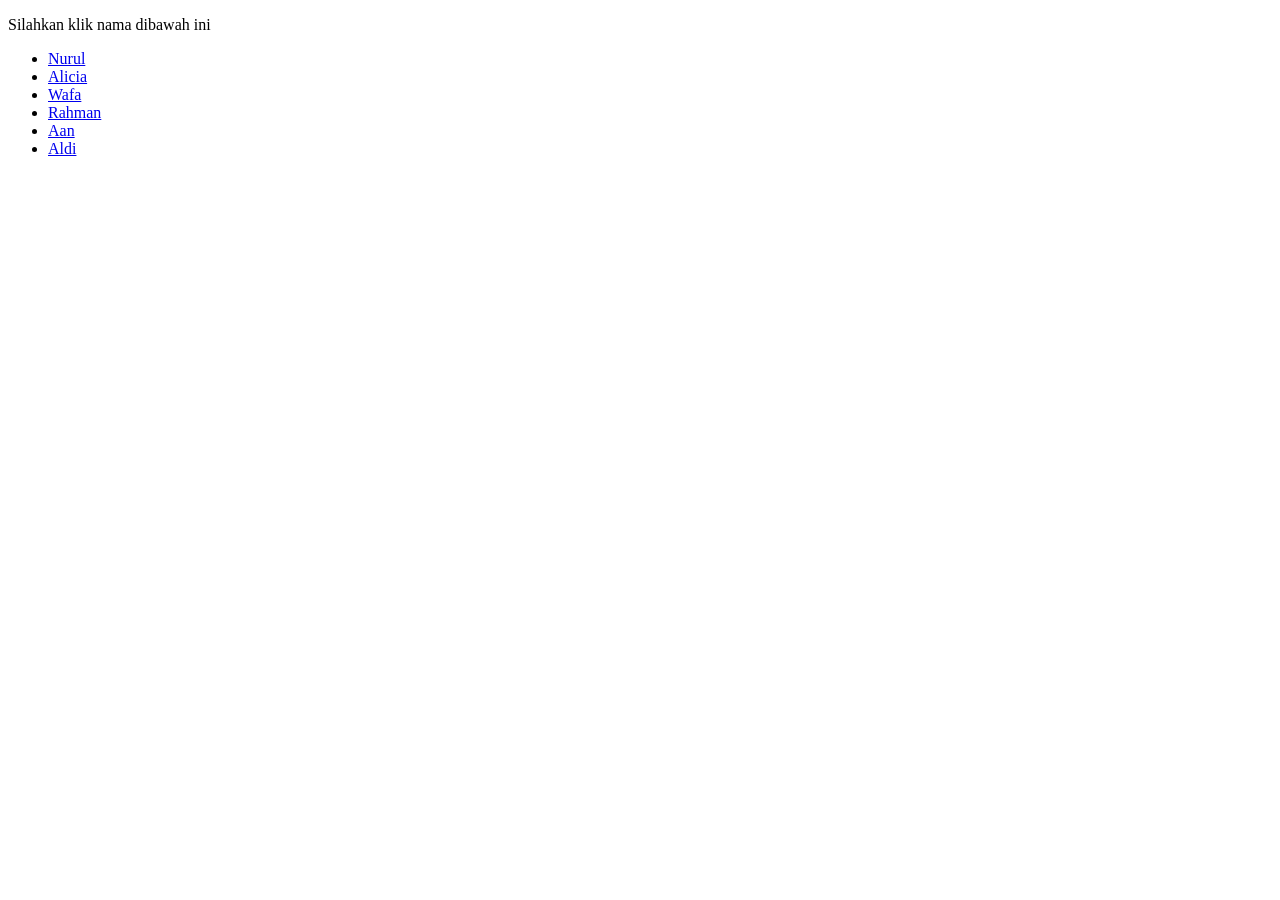
<file: index.html>
<!DOCTYPE html>
<html lang="en">
<head>
    <meta charset="UTF-8">
    <meta name="viewport" content="width=device-width, initial-scale=1.0">
    <title>Blog Pribadi</title>
</head>
<body>
    <p>Silahkan klik nama dibawah ini</p>

    <ul>
        <li><a href="fitri/index1.html">Nurul</a></li>
        <li><a href="alicia/index.html">Alicia</a></li>
        <li><a href="wafa/Blog Pribadi.html">Wafa</a></li>
        <li><a href="rahman/index2.html">Rahman</a></li>
        <li><a href="aan/interface.html">Aan</a></li>
        <li><a href="aldi/aldi.html">Aldi</a></li>
    </ul>
    
</body>
</html>
</file>
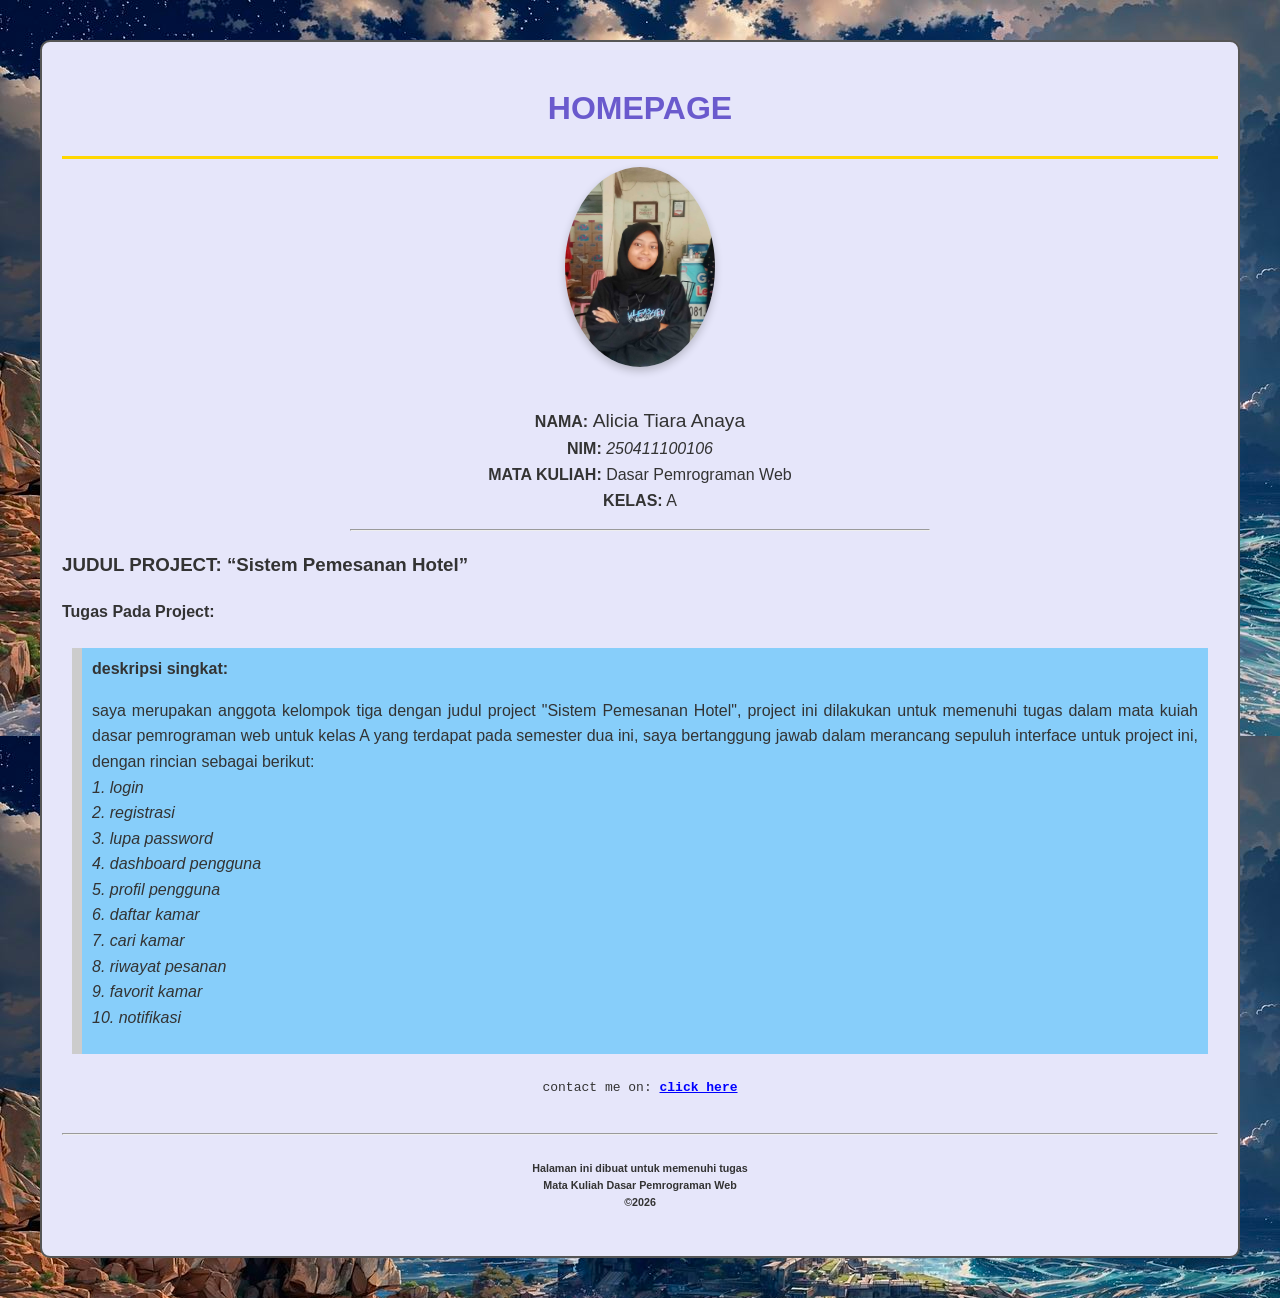
<file: alicia/index.html>
<!DOCTYPE html>
<html>
<head>
    <title>blog pribadi</title>
    <link rel="stylesheet" type="text/css" href="style.css">
</head>
<body bgcolor="#CC00FF" background="b2.jpg">

    <div class="container">
        <h1 align="center" class="header-title">HOMEPAGE</h1>
        <hr size="3" color="gold">

        <div align="center">
            <img src="logo1.jpeg" alt="Foto Profil" width="150" height="200" class="foto-profil">
            
            <p>
                <b>NAMA:</b> <big>Alicia Tiara Anaya</big><br>
                <b>NIM:</b> <i>250411100106</i><br>
                <b>MATA KULIAH:</b> Dasar Pemrograman Web<br>
                <b>KELAS:</b> A
            </p>
        </div>

        <hr width="50%">

        <h3>JUDUL PROJECT: <q>Sistem Pemesanan Hotel</q></h3>
        
        <p><b>Tugas Pada Project:</b></p>
        <blockquote class="quote-box">
            <b>deskripsi singkat:</b>
            <p align="justify">saya merupakan anggota kelompok tiga dengan judul project "Sistem Pemesanan Hotel", project ini dilakukan untuk memenuhi tugas dalam mata kuiah dasar pemrograman web untuk kelas A yang terdapat pada semester dua ini, saya bertanggung jawab dalam merancang sepuluh interface untuk project ini, dengan rincian sebagai berikut: <br>
            <em>1. login<br>
                2. registrasi<br>
                3. lupa password<br>
                4. dashboard pengguna<br>
                5. profil pengguna<br>
                6. daftar kamar<br>
                7. cari kamar<br>
                8. riwayat pesanan<br>
                9. favorit kamar<br>
                10. notifikasi</em></p>
        </blockquote>

        <pre align="center">
contact me on: <a href="https://x.com/Al_ice_U?s=20" class="link-style"><b><u>click here</u></b></a>
        </pre>

        <hr>

        <h6 align="center">
        Halaman ini dibuat untuk memenuhi tugas<br>
        Mata Kuliah Dasar Pemrograman Web<br>
        ©2026
        </h6>
    </div>

</body>
</html>
</file>
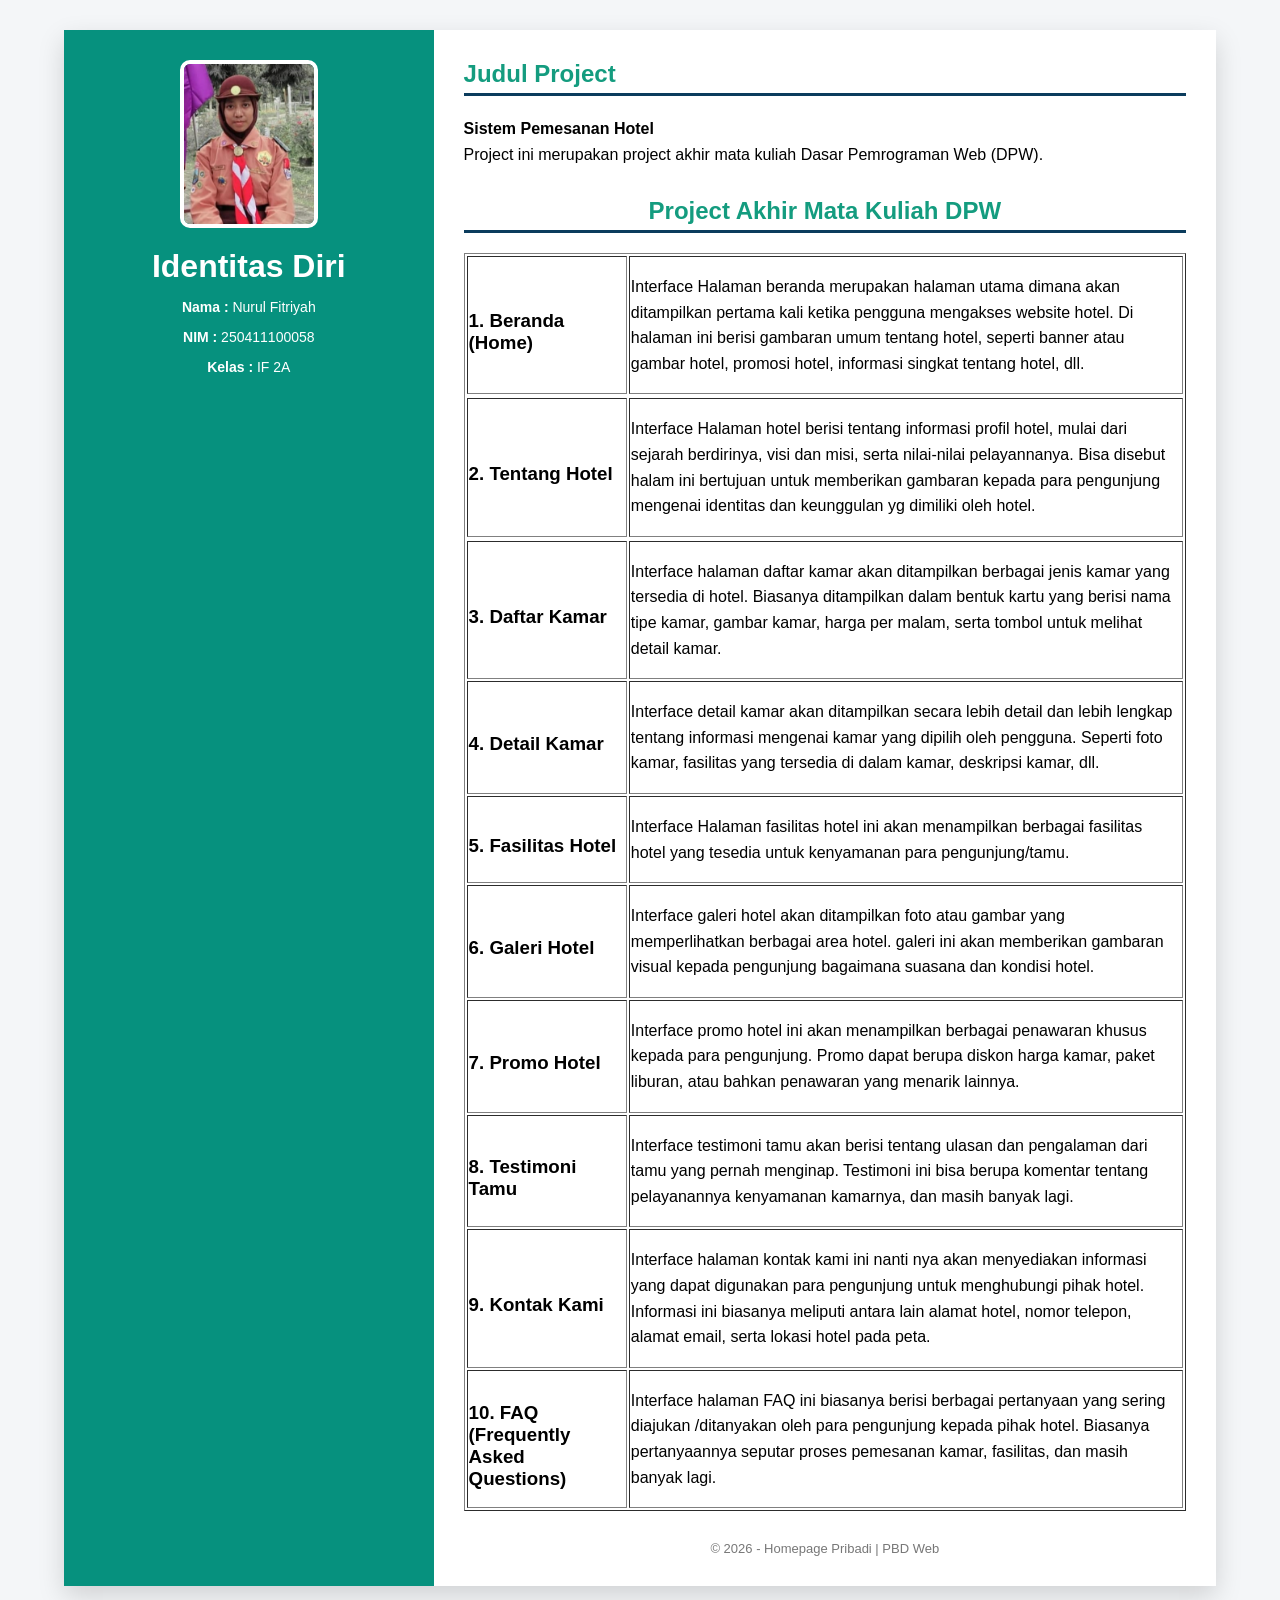
<file: index1.html>
<!DOCTYPE html>
<html lang="id">
<head>
<meta charset="UTF-8">
<title>Homepage Pribadi</title>

<style>
body{
    margin:0;
    font-family: Arial, Helvetica, sans-serif;
    background:#f4f6f8;
}

/* layout utama */
.wrapper{
    display:flex;
    width:90%;
    margin:30px auto;
    background:white;
    box-shadow:0 10px 25px rgba(0,0,0,0.15);
}

/* sidebar kiri */
.sidebar{
    width:30%;
    background:#06917e;
    color:white;
    padding:30px;
}

.sidebar img{
    width:130px;
    height:160px;
    object-fit:cover;
    border-radius:10px;
    display:block;
    margin:0 auto 20px;
    border:4px solid #fff;
}

.sidebar h1{
    text-align:center;
    margin:10px 0 5px;
}

.sidebar p{
    text-align:center;
    font-size:14px;
}

.sidebar h3{
    border-bottom:2px solid #1e90ff;
    padding-bottom:5px;
    margin-top:30px;
}

.sidebar ul{
    list-style:none;
    padding:0;
    font-size:14px;
}

.sidebar ul li{
    margin:10px 0;
}

/* konten kanan */
.content{
    width:70%;
    padding:30px;
}

.content h2{
    color:#149c7f;
    border-bottom:3px solid #0b3c5d;
    padding-bottom:5px;
    margin-top:0;
}

.section{
    margin-bottom:30px;
}

.section h3{
    margin-bottom:5px;
}

.section p{
    line-height:1.6;
}

ul{
    margin-left:20px;
}

footer{
    text-align:center;
    font-size:13px;
    color:#777;
    margin-top:20px;
}
</style>
</head>

<body>

<div class="wrapper">

    <!-- SIDEBAR -->
    <div class="sidebar">
        <img src="logo.png" alt="Foto Profil">

            <h1>Identitas Diri</h1>
        <div class="info">
                <p><b>Nama :</b> Nurul Fitriyah</p>
                <p><b>NIM :</b> 250411100058</p>
                <p><b>Kelas :</b> IF 2A</p>
            </div>
        </div>

    <!-- KONTEN -->
    <div class="content">

        <div class="section">
            <h2>Judul Project</h2>
            <p>
                <b>Sistem Pemesanan Hotel</b><br>
                Project ini merupakan project akhir mata kuliah
                Dasar Pemrograman Web (DPW).
            </p>
        </div>

        <div class="section">
        <table border="1">
            <caption><h2>Project Akhir Mata Kuliah DPW</h2></caption>

            <tr>
            <td><h3>1. Beranda (Home)</h3></td>
            <td><p>
                Interface Halaman beranda merupakan halaman utama dimana akan ditampilkan pertama kali ketika pengguna mengakses website hotel. 
                Di halaman ini berisi gambaran umum tentang hotel, seperti banner atau gambar hotel, promosi hotel, informasi singkat tentang hotel, dll.
            </p></td>
            </tr>

            <tr></tr>
            <td><h3>2. Tentang Hotel</h3></td>
            <td><p>
                Interface Halaman hotel berisi tentang informasi profil hotel, mulai dari sejarah berdirinya, visi dan misi, serta nilai-nilai pelayannanya.
                Bisa disebut halam ini bertujuan untuk memberikan gambaran kepada para pengunjung mengenai identitas dan keunggulan yg dimiliki oleh hotel. 
            </p></td>
            </tr>

            <tr></tr>
            <td><h3>3. Daftar Kamar</h3></td>
            <td><p>
                Interface halaman daftar kamar akan ditampilkan berbagai jenis kamar yang tersedia di hotel.
                Biasanya ditampilkan dalam bentuk kartu yang berisi nama tipe kamar, gambar kamar, harga per malam, serta tombol untuk melihat detail kamar.
            </p></td>
            </tr>

            <tr>
            <td><h3>4. Detail Kamar</h3></td>
            <td><p>
                Interface detail kamar akan ditampilkan secara lebih detail dan lebih lengkap tentang informasi mengenai kamar yang dipilih oleh pengguna.
                Seperti foto kamar, fasilitas yang tersedia di dalam kamar, deskripsi kamar, dll.
            </p></td>
            </tr>

            <tr>
            <td><h3>5. Fasilitas Hotel</h3></td>
            <td><p>
                Interface Halaman fasilitas hotel ini akan menampilkan berbagai fasilitas hotel yang tesedia untuk kenyamanan para pengunjung/tamu.
            </p></td>
            </tr>

            <tr>
            <td><h3>6. Galeri Hotel</h3></td>
            <td><p>
                Interface galeri hotel akan ditampilkan foto atau gambar yang memperlihatkan berbagai area hotel.
                galeri ini akan memberikan gambaran visual kepada pengunjung bagaimana suasana dan kondisi hotel.
            </p></td>
            </tr>

            <tr>
            <td><h3>7. Promo Hotel</h3></td>
            <td><p>
                Interface promo hotel ini akan menampilkan berbagai penawaran khusus kepada para pengunjung.
                Promo dapat berupa diskon harga kamar, paket liburan, atau bahkan penawaran yang menarik lainnya.
            </p></td>
            </tr>

            <tr>
            <td><h3>8. Testimoni Tamu</h3></td>
            <td><p>
                Interface testimoni tamu akan berisi tentang ulasan dan pengalaman dari tamu yang pernah menginap.
                Testimoni ini bisa berupa komentar tentang pelayanannya kenyamanan kamarnya, dan masih banyak lagi.
            </p></td>
            </tr>

            <tr>
            <td><h3>9. Kontak Kami</h3></td>
            <td><p>
                Interface halaman kontak kami ini nanti nya akan menyediakan informasi yang dapat digunakan para pengunjung untuk menghubungi pihak hotel.
                Informasi ini biasanya meliputi antara lain alamat hotel, nomor telepon, alamat email, serta lokasi hotel pada peta.
            </p></td>
            </tr>

            <tr>
            <td><h3>10. FAQ (Frequently Asked Questions)</h3></td>
            <td><p>
                Interface halaman FAQ ini biasanya berisi berbagai pertanyaan yang sering diajukan /ditanyakan oleh para pengunjung kepada pihak hotel.
                Biasanya pertanyaannya seputar proses pemesanan kamar, fasilitas, dan masih banyak lagi. 
            </p></td>
            </tr>
        </table>
        </div>

        <footer>
            © 2026 - Homepage Pribadi | PBD Web
        </footer>

    </div>

</div>

</body>
</html>
</file>
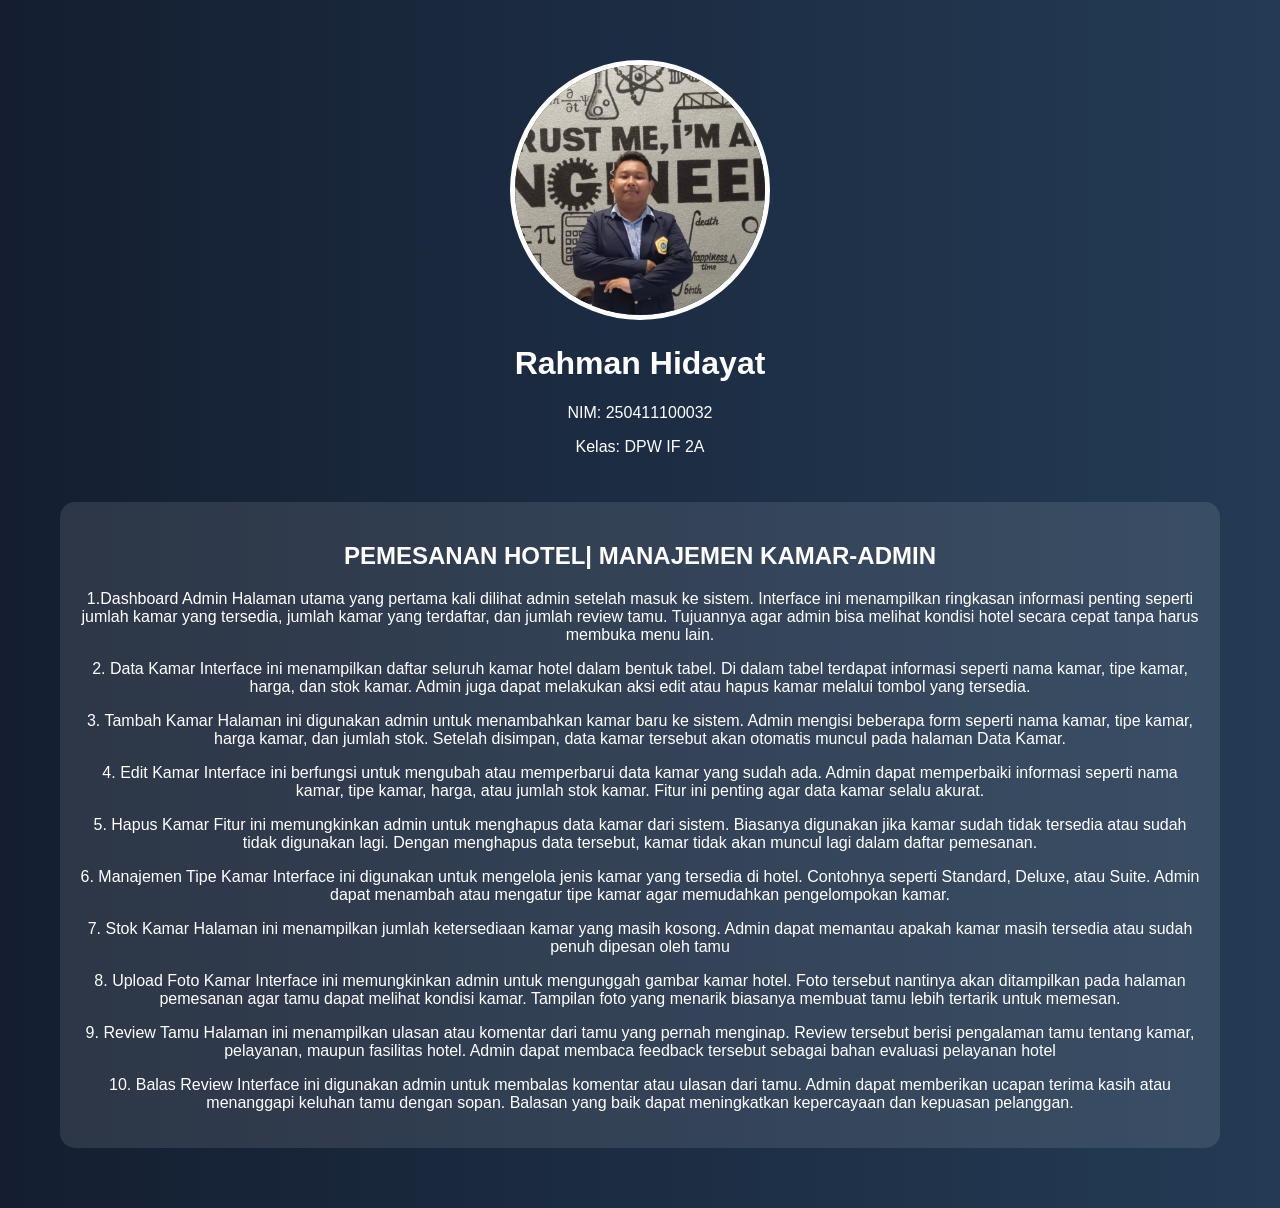
<file: index2.html>
<!doctype html>
<html>
  <head>
    <title>BLOG PRIBADI</title>
    <style>
      body {
        margin: 0;
        font-family: Arial;
        background: linear-gradient(to right, #141e30, #243b55);
        color: white;
        text-align: center;
      }

      .container {
        padding: 60px;
      }

      img {
        width: 250px;
        height: 250px;
        border-radius: 50%;
        object-fit: cover;
        border: 5px solid white;
      }

      .card {
        background: rgba(255, 255, 255, 0.1);
        padding: 20px;
        margin-top: 30px;
        display: inline-block;
        border-radius: 15px;
      }
    </style>
  </head>
  <body>
    <div class="container">
      <img src="rahman.jpeg" alt="Rahman Hidayat" />

      <h1>Rahman Hidayat</h1>
      <p>NIM: 250411100032</p>
      <p>Kelas: DPW IF 2A</p>

      <div class="card">
        <h2>PEMESANAN HOTEL| MANAJEMEN KAMAR-ADMIN</h2>
        <p>
          1.Dashboard Admin Halaman utama yang pertama kali dilihat admin
          setelah masuk ke sistem. Interface ini menampilkan ringkasan informasi
          penting seperti jumlah kamar yang tersedia, jumlah kamar yang
          terdaftar, dan jumlah review tamu. Tujuannya agar admin bisa melihat
          kondisi hotel secara cepat tanpa harus membuka menu lain.
        </p>
        <p>
          2. Data Kamar Interface ini menampilkan daftar seluruh kamar hotel
          dalam bentuk tabel. Di dalam tabel terdapat informasi seperti nama
          kamar, tipe kamar, harga, dan stok kamar. Admin juga dapat melakukan
          aksi edit atau hapus kamar melalui tombol yang tersedia.
        </p>
        <p>
          3. Tambah Kamar Halaman ini digunakan admin untuk menambahkan kamar
          baru ke sistem. Admin mengisi beberapa form seperti nama kamar, tipe
          kamar, harga kamar, dan jumlah stok. Setelah disimpan, data kamar
          tersebut akan otomatis muncul pada halaman Data Kamar.
        </p>
        <p>
          4. Edit Kamar Interface ini berfungsi untuk mengubah atau memperbarui
          data kamar yang sudah ada. Admin dapat memperbaiki informasi seperti
          nama kamar, tipe kamar, harga, atau jumlah stok kamar. Fitur ini
          penting agar data kamar selalu akurat.
        </p>
        <p>
          5. Hapus Kamar Fitur ini memungkinkan admin untuk menghapus data kamar
          dari sistem. Biasanya digunakan jika kamar sudah tidak tersedia atau
          sudah tidak digunakan lagi. Dengan menghapus data tersebut, kamar
          tidak akan muncul lagi dalam daftar pemesanan.
        </p>
        <p>
          6. Manajemen Tipe Kamar Interface ini digunakan untuk mengelola jenis
          kamar yang tersedia di hotel. Contohnya seperti Standard, Deluxe, atau
          Suite. Admin dapat menambah atau mengatur tipe kamar agar memudahkan
          pengelompokan kamar.
        </p>
        <p>
          7. Stok Kamar Halaman ini menampilkan jumlah ketersediaan kamar yang
          masih kosong. Admin dapat memantau apakah kamar masih tersedia atau
          sudah penuh dipesan oleh tamu
        </p>
        <p>
          8. Upload Foto Kamar Interface ini memungkinkan admin untuk mengunggah
          gambar kamar hotel. Foto tersebut nantinya akan ditampilkan pada
          halaman pemesanan agar tamu dapat melihat kondisi kamar. Tampilan foto
          yang menarik biasanya membuat tamu lebih tertarik untuk memesan.
        </p>
        <p>
          9. Review Tamu Halaman ini menampilkan ulasan atau komentar dari tamu
          yang pernah menginap. Review tersebut berisi pengalaman tamu tentang
          kamar, pelayanan, maupun fasilitas hotel. Admin dapat membaca feedback
          tersebut sebagai bahan evaluasi pelayanan hotel
        </p>
        <p>
          10. Balas Review Interface ini digunakan admin untuk membalas komentar
          atau ulasan dari tamu. Admin dapat memberikan ucapan terima kasih atau
          menanggapi keluhan tamu dengan sopan. Balasan yang baik dapat
          meningkatkan kepercayaan dan kepuasan pelanggan.
        </p>
      </div>
    </div>
  </body>
</html>
</file>
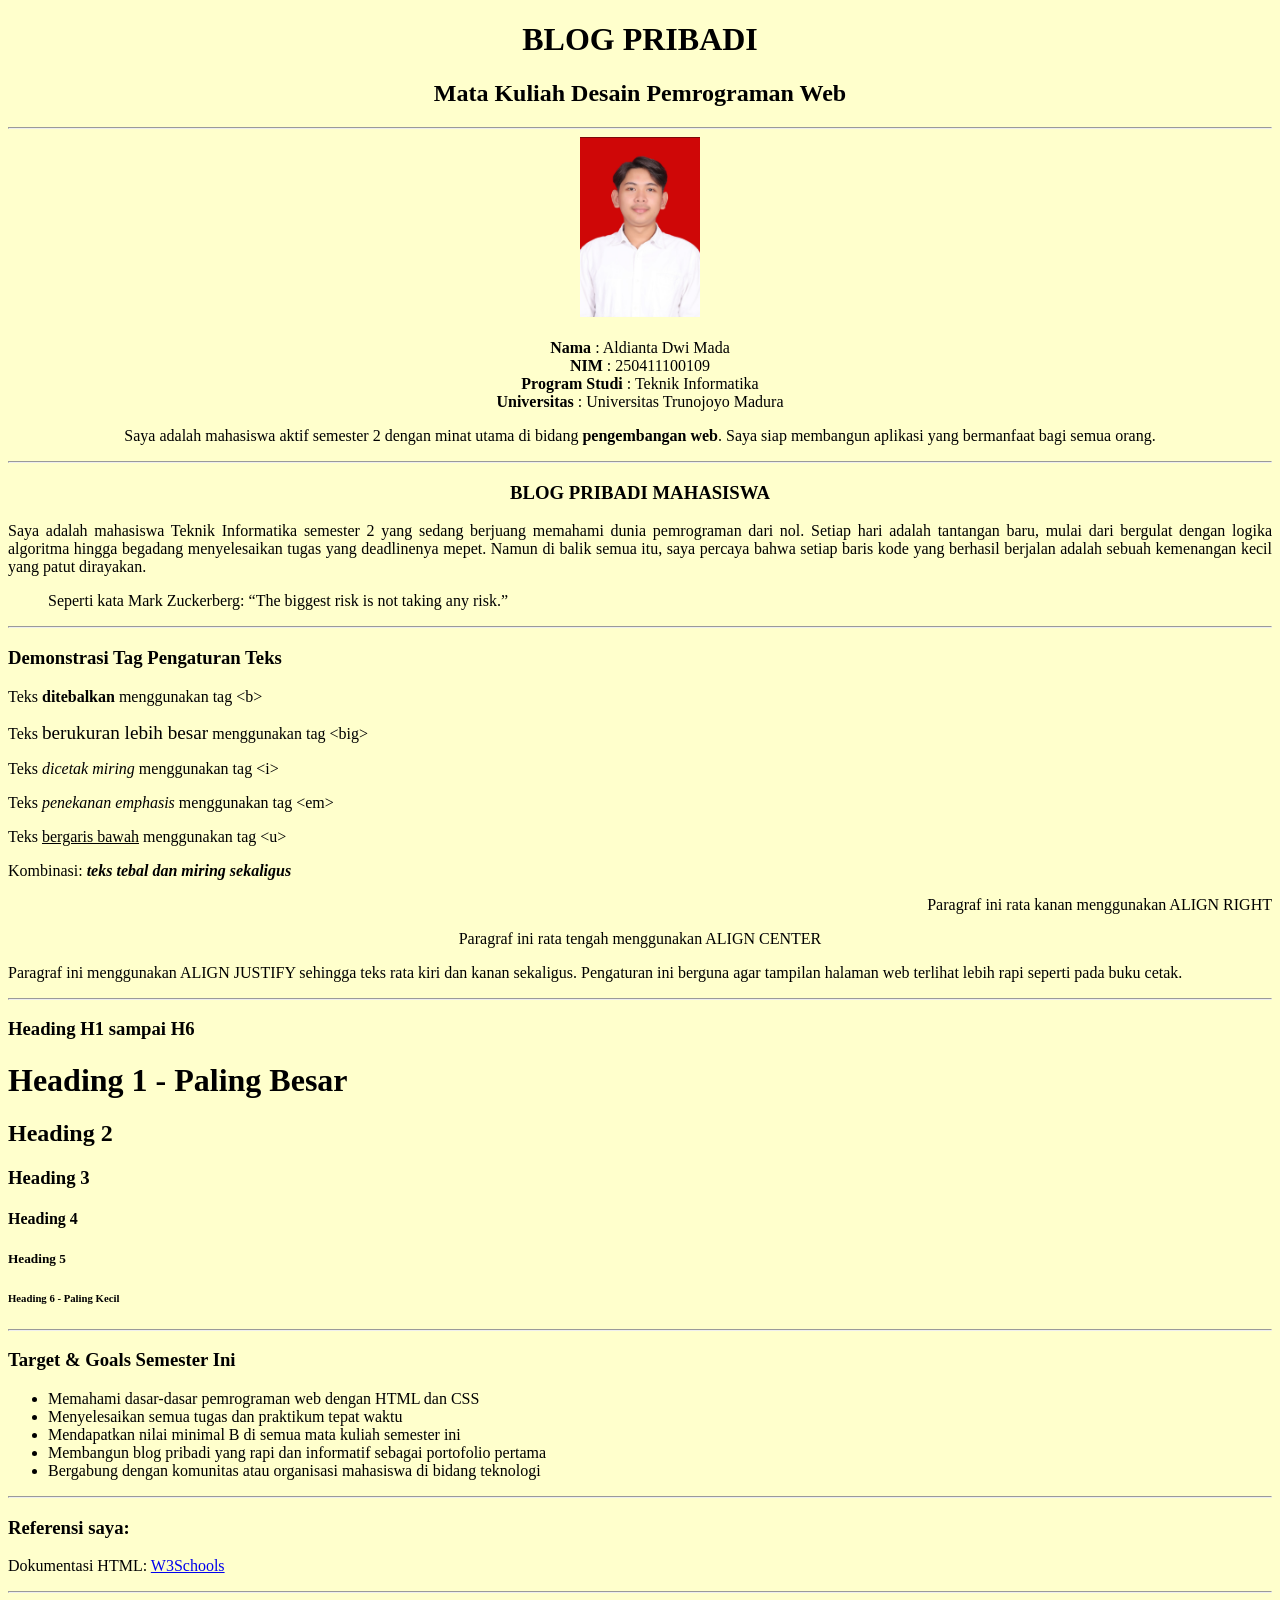
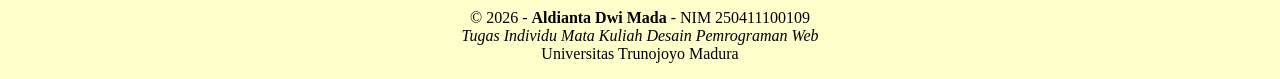
<file: aldi/aldi.html>
<!doctype html>
<html>
  <head>
    <title>Blog Pribadi - Aldianta Dwi Mada</title>
  </head>

  <!-- Komentar: Blog Pribadi Mahasiswa -->
  <!-- Dibuat oleh: Aldianta Dwi Mada, NIM 250411100109 -->
  <!-- Mata Kuliah: Desain Pemrograman Web -->

  <body bgcolor="#FFFFCC">
    <h1 align="center">BLOG PRIBADI</h1>
    <h2 align="center">Mata Kuliah Desain Pemrograman Web</h2>

    <hr />

    <div align="center">
      <img
        src="aldi.jpeg"
        alt="Foto Profil Mahasiswa"
        width="120"
        height="180"
      />

      <br />
      <br />

      <b>Nama</b> : Aldianta Dwi Mada <br />
      <b>NIM</b> : 250411100109 <br />
      <b>Program Studi</b> : Teknik Informatika <br />
      <b>Universitas</b> : Universitas Trunojoyo Madura <br />
      <p>
        Saya adalah mahasiswa aktif semester 2 dengan minat utama di bidang
        <b>pengembangan web</b>. Saya siap membangun aplikasi yang bermanfaat
        bagi semua orang.
      </p>
    </div>

    <hr />

    <h3 align="center">BLOG PRIBADI MAHASISWA</h3>

    <p align="justify">
      Saya adalah mahasiswa Teknik Informatika semester 2 yang sedang berjuang
      memahami dunia pemrograman dari nol. Setiap hari adalah tantangan baru,
      mulai dari bergulat dengan logika algoritma hingga begadang menyelesaikan
      tugas yang deadlinenya mepet. Namun di balik semua itu, saya percaya bahwa
      setiap baris kode yang berhasil berjalan adalah sebuah kemenangan kecil
      yang patut dirayakan.
    </p>

    <blockquote align="left">
      <p align="left">
        Seperti kata Mark Zuckerberg:
        <q>The biggest risk is not taking any risk.</q>
      </p>
    </blockquote>

    <hr />

    <!-- ===== DEMONSTRASI TAG TEKS ===== -->
    <h3 align="left">Demonstrasi Tag Pengaturan Teks</h3>

    <p>Teks <b>ditebalkan</b> menggunakan tag &lt;b&gt;</p>
    <p>Teks <big>berukuran lebih besar</big> menggunakan tag &lt;big&gt;</p>
    <p>Teks <i>dicetak miring</i> menggunakan tag &lt;i&gt;</p>
    <p>Teks <em>penekanan emphasis</em> menggunakan tag &lt;em&gt;</p>
    <p>Teks <u>bergaris bawah</u> menggunakan tag &lt;u&gt;</p>
    <p>
      Kombinasi: <b><i>teks tebal dan miring sekaligus</i></b>
    </p>

    <p align="right">Paragraf ini rata kanan menggunakan ALIGN RIGHT</p>
    <p align="center">Paragraf ini rata tengah menggunakan ALIGN CENTER</p>
    <p align="justify">
      Paragraf ini menggunakan ALIGN JUSTIFY sehingga teks rata kiri dan kanan
      sekaligus. Pengaturan ini berguna agar tampilan halaman web terlihat lebih
      rapi seperti pada buku cetak.
    </p>

    <hr />

    <h3 align="left">Heading H1 sampai H6</h3>

    <h1>Heading 1 - Paling Besar</h1>
    <h2>Heading 2</h2>
    <h3>Heading 3</h3>
    <h4>Heading 4</h4>
    <h5>Heading 5</h5>
    <h6>Heading 6 - Paling Kecil</h6>

    <hr />

    <h3 align="left">Target & Goals Semester Ini</h3>
    <ul>
      <li>Memahami dasar-dasar pemrograman web dengan HTML dan CSS</li>
      <li>Menyelesaikan semua tugas dan praktikum tepat waktu</li>
      <li>Mendapatkan nilai minimal B di semua mata kuliah semester ini</li>
      <li>
        Membangun blog pribadi yang rapi dan informatif sebagai portofolio
        pertama
      </li>
      <li>
        Bergabung dengan komunitas atau organisasi mahasiswa di bidang teknologi
      </li>
    </ul>
    <hr />

    <h3 align="left">Referensi saya:</h3>

    <p>
      Dokumentasi HTML:
      <a href="https://www.w3schools.com/html/" target="_blank">W3Schools</a>
      <br />
    </p>

    <hr />

    <p align="center">
      &copy; 2026 - <b>Aldianta Dwi Mada</b> - NIM 250411100109 <br />
      <i>Tugas Individu Mata Kuliah Desain Pemrograman Web</i> <br />
      Universitas Trunojoyo Madura
    </p>
  </body>
</html>
</file>
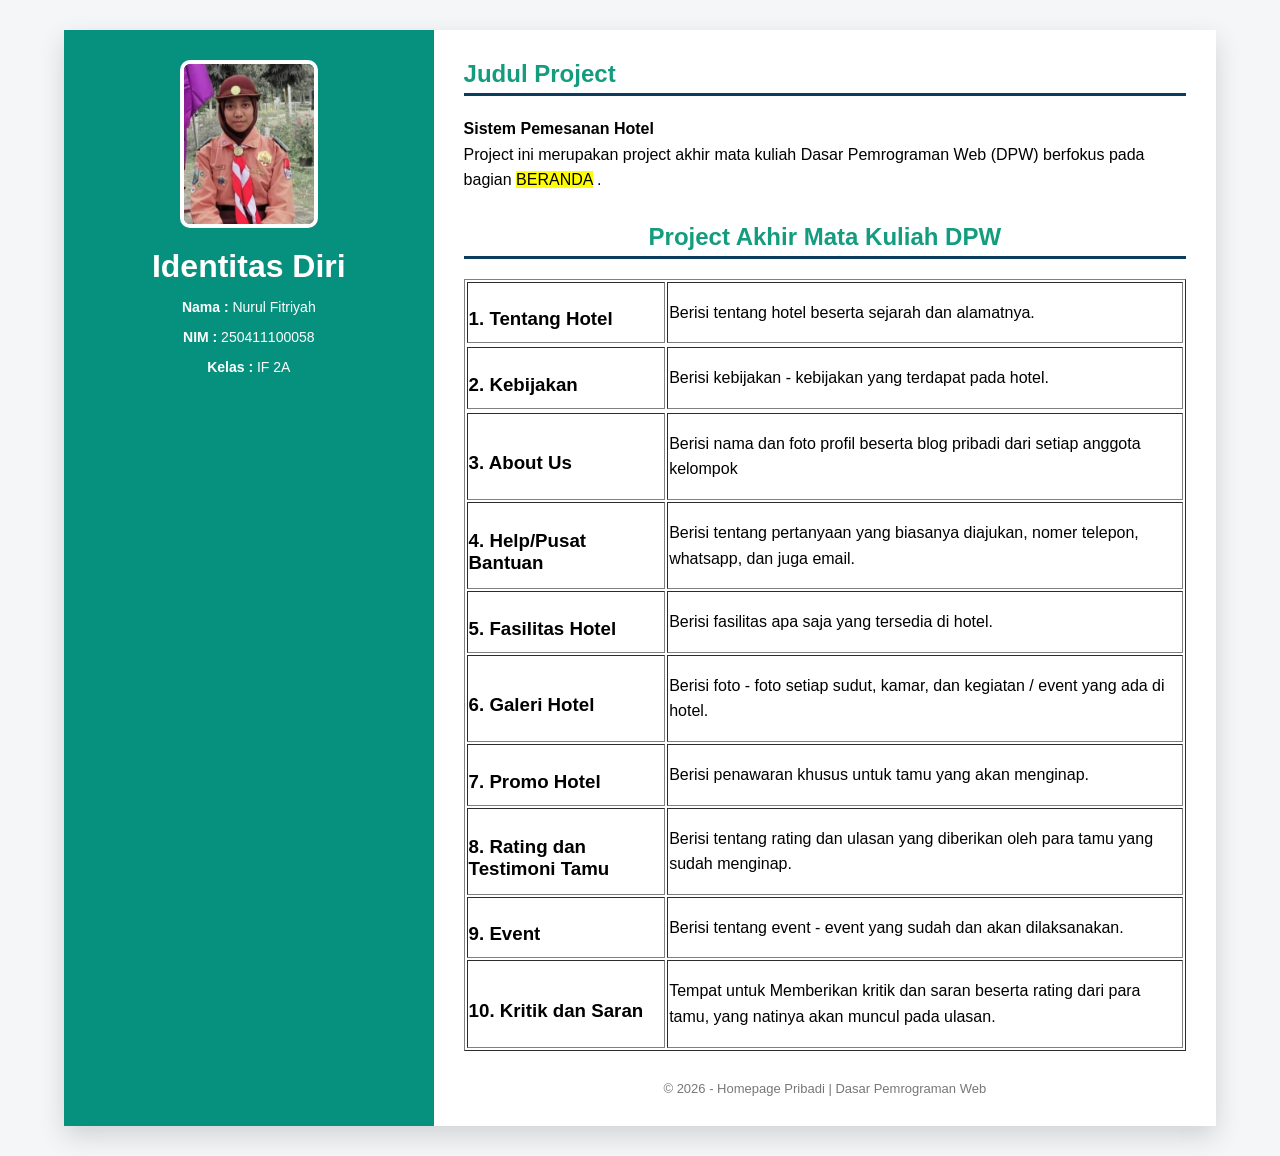
<file: fitri/index1.html>
<!DOCTYPE html>
<html lang="id">
<head>
<meta charset="UTF-8">
<title>Homepage Pribadi</title>

<style>
body{
    margin:0;
    font-family: Arial, Helvetica, sans-serif;
    background:#f4f6f8;
}

/* layout utama */
.wrapper{
    display:flex;
    width:90%;
    margin:30px auto;
    background:white;
    box-shadow:0 10px 25px rgba(0,0,0,0.15);
}

/* sidebar kiri */
.sidebar{
    width:30%;
    background:#06917e;
    color:white;
    padding:30px;
}

.sidebar img{
    width:130px;
    height:160px;
    object-fit:cover;
    border-radius:10px;
    display:block;
    margin:0 auto 20px;
    border:4px solid #fff;
}

.sidebar h1{
    text-align:center;
    margin:10px 0 5px;
}

.sidebar p{
    text-align:center;
    font-size:14px;
}

.sidebar h3{
    border-bottom:2px solid #1e90ff;
    padding-bottom:5px;
    margin-top:30px;
}

.sidebar ul{
    list-style:none;
    padding:0;
    font-size:14px;
}

.sidebar ul li{
    margin:10px 0;
}

/* konten kanan */
.content{
    width:70%;
    padding:30px;
}

.content h2{
    color:#149c7f;
    border-bottom:3px solid #0b3c5d;
    padding-bottom:5px;
    margin-top:0;
}

.section{
    margin-bottom:30px;
}

.section h3{
    margin-bottom:5px;
}

.section p{
    line-height:1.6;
}

ul{
    margin-left:20px;
}

footer{
    text-align:center;
    font-size:13px;
    color:#777;
    margin-top:20px;
}
</style>
</head>

<body>

<div class="wrapper">

    <!-- SIDEBAR -->
    <div class="sidebar">
        <img src="logo.png" alt="Foto Profil">

            <h1>Identitas Diri</h1>
        <div class="info">
                <p><b>Nama :</b> Nurul Fitriyah</p>
                <p><b>NIM :</b> 250411100058</p>
                <p><b>Kelas :</b> IF 2A</p>
            </div>
        </div>

    <!-- KONTEN -->
    <div class="content">

        <div class="section">
            <h2>Judul Project</h2>
            <p>
                <b>Sistem Pemesanan Hotel</b><br>
                Project ini merupakan project akhir mata kuliah
                Dasar Pemrograman Web (DPW) berfokus pada bagian <mark>BERANDA</mark> .
            </p>
        </div>

        <div class="section">
        <table border="1">
            <caption><h2>Project Akhir Mata Kuliah DPW</h2></caption>

            <tr>
            <td><h3>1. Tentang Hotel</h3></td>
            <td><p>
                Berisi tentang hotel beserta sejarah dan alamatnya.
            </p></td>
            </tr>

            <tr></tr>
            <td><h3>2. Kebijakan</h3></td>
            <td><p>
                Berisi kebijakan - kebijakan yang terdapat pada hotel.
            </p></td>
            </tr>

            <tr></tr>
            <td><h3>3. About Us</h3></td>
            <td><p>
                Berisi nama dan foto profil beserta blog pribadi dari setiap anggota kelompok
            </p></td>
            </tr>

            <tr>
            <td><h3>4. Help/Pusat Bantuan</h3></td>
            <td><p>
                Berisi tentang pertanyaan yang biasanya diajukan, nomer telepon, whatsapp, dan juga email.
            </p></td>
            </tr>

            <tr>
            <td><h3>5. Fasilitas Hotel</h3></td>
            <td><p>
                Berisi fasilitas apa saja yang tersedia di hotel.
            </p></td>
            </tr>

            <tr>
            <td><h3>6. Galeri Hotel</h3></td>
            <td><p>
                Berisi foto - foto setiap sudut, kamar, dan kegiatan / event yang ada di hotel.
            </p></td>
            </tr>

            <tr>
            <td><h3>7. Promo Hotel</h3></td>
            <td><p>
                Berisi penawaran khusus untuk tamu yang akan menginap.
            </p></td>
            </tr>

            <tr>
            <td><h3>8. Rating dan Testimoni Tamu</h3></td>
            <td><p>
                Berisi tentang rating dan ulasan yang diberikan oleh para tamu yang sudah menginap.
            </p></td>
            </tr>

            <tr>
            <td></a><h3>9. Event</h3></td>
            <td><p>
                Berisi tentang event - event yang sudah dan akan dilaksanakan.
            </p></td>
            </tr>

            <tr>
            <td><h3>10. Kritik dan Saran</h3></td>
            <td><p>
                Tempat untuk Memberikan kritik dan saran beserta rating dari para tamu, yang natinya akan muncul pada ulasan. 
            </p></td>
            </tr>
        </table>
        </div>

        <footer>
            © 2026 - Homepage Pribadi | Dasar Pemrograman Web
        </footer>

    </div>

</div>

</body>
</html>
</file>
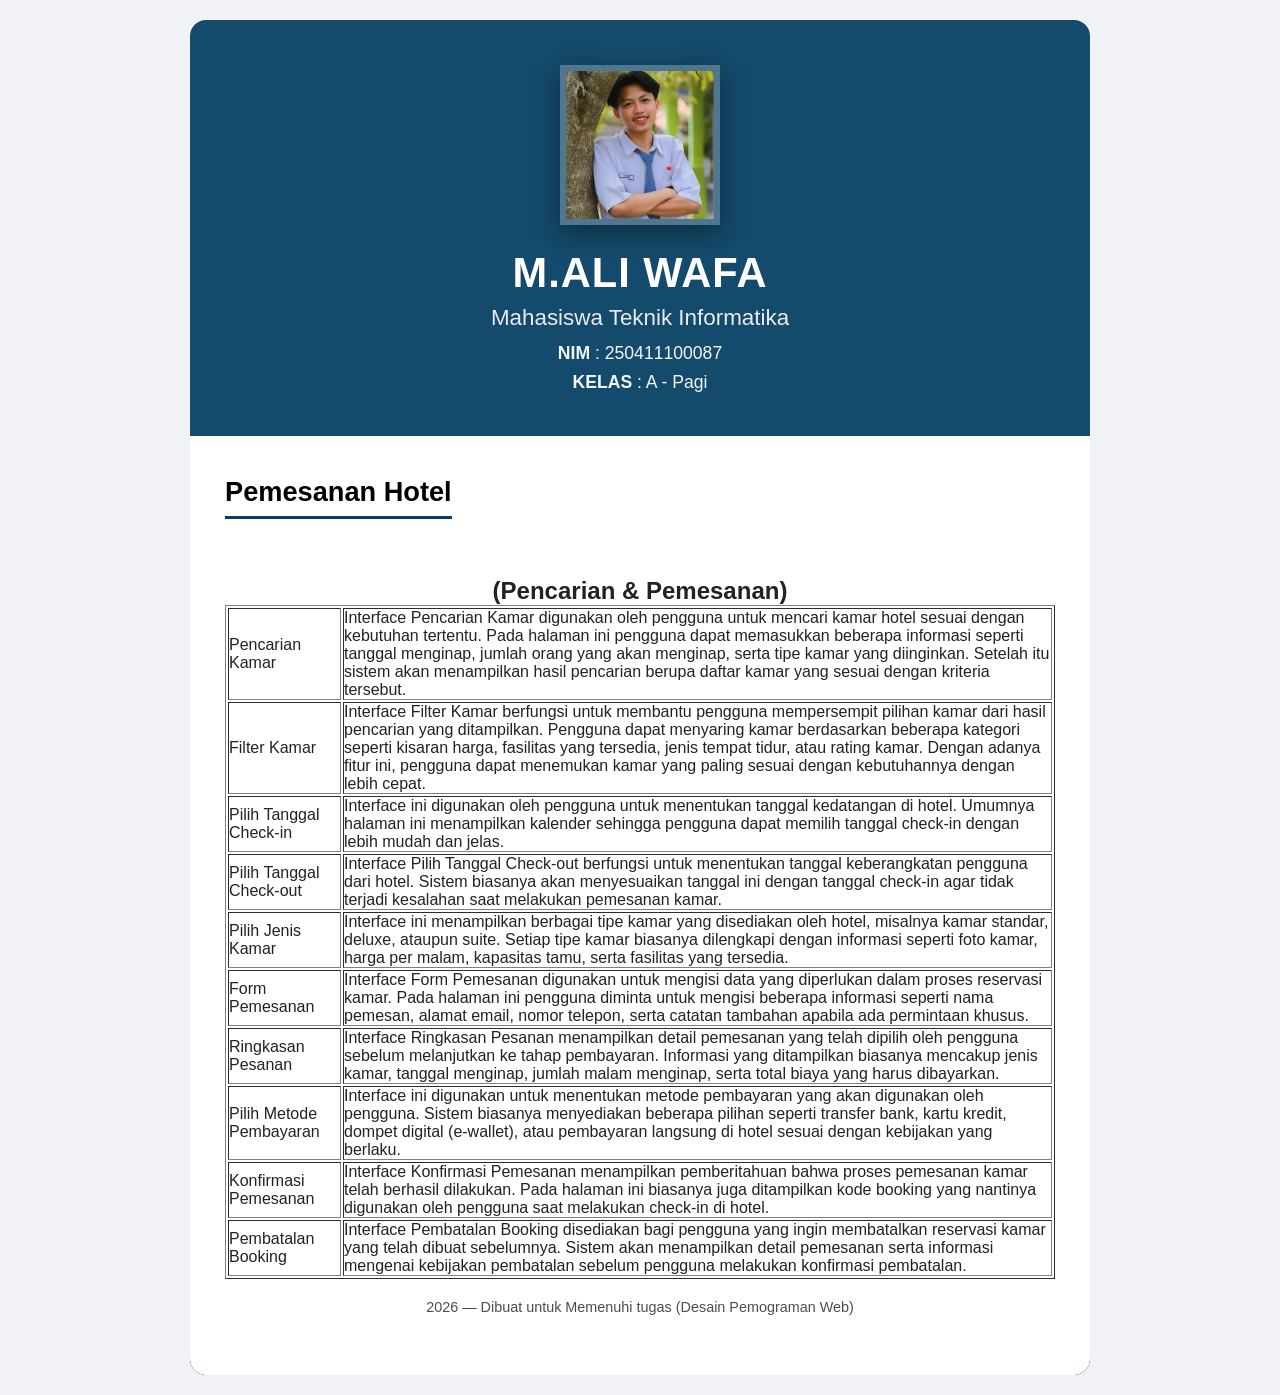
<file: wafa/Blog Pribadi.html>
<!DOCTYPE html>
<html lang="id">
<head>
  <meta charset="UTF-8" />
  <meta name="viewport" content="width=device-width, initial-scale=1.0"/>
  <title>Profil Mahasiswa - Project</title>
  <style>
    * {
      margin: 0;
      padding: 0;
      box-sizing: border-box;
    }

    body {
      font-family: 'Segoe UI', Tahoma, Geneva, Verdana, sans-serif;
      background: #f0f2f5;
      color: #333;
      min-height: 100vh;
      padding: 20px 15px;
    }

    .container {
      max-width: 900px;
      margin: 0 auto;
      background: #144A6B;
      color: white;
      border-radius: 16px;
      overflow: hidden;
      box-shadow: 0 10px 30px rgba(20,74,107,0.0);
    }

    .header {
      padding: 45px 35px 35px;
      text-align: center;
    }

    .profile-pic {
      width: 160px;
      height: 160px;
      object-fit: cover;
      border: 6px solid rgba(255,255,255,0.25);
      margin-bottom: 20px;
      box-shadow: 0 8px 25px rgba(0,0,0,0.4);
    }

    .name {
      font-size: 2.6rem;
      font-weight: 700;
      margin-bottom: 8px;
      letter-spacing: 1px;
    }

    .title {
      font-size: 1.4rem;
      font-weight: 400;
      opacity: 0.9;
      margin-bottom: 12px;
    }

    .info-line {
      font-size: 1.1rem;
      margin: 8px 0;
      opacity: 0.95;
    }

    .content {
      background: white;
      color: #222;
      padding: 40px 35px;
      border-radius: 0 0 16px 16px;
    }

    .section-title {
      font-size: 1.7rem;
      color: #000000;
      margin-bottom: 18px;
      padding-bottom: 8px;
      border-bottom: 3px solid #0a3d62;
      display: inline-block;
    }

    .footer {
      text-align: center;
      padding: 20px;
      font-size: 0.9rem;
      color: rgba(0, 0, 0, 0.7);
      background: rgba(0, 0, 0, 0);
    }

    @media (max-width: 600px) {
      .container {
        margin: 0 5px;
      }
      .header {
        padding: 30px 20px 25px;
      }
      .name {
        font-size: 2rem;
      }
    }
  </style>
</head>
<body>

  <div class="container">
    <div class="header">
      <img 
        src="logo.png" 
        alt="Foto Profil" 
        class="profile-pic"
      >
      <div class="name">M.ALI WAFA</div>
      <div class="title">Mahasiswa Teknik Informatika</div>

      <div class="info-line"><strong>NIM</strong> : 250411100087</div>
      <div class="info-line"><strong>KELAS</strong> : A - Pagi</div>
    </div>

    <div class="content">
      <h2 class="section-title">Pemesanan Hotel</h2>

    <div class="table">
    <h2 align="center"style="margin-top:40px;">(Pencarian & Pemesanan)</h2>

    <table border="1" width="100%" cellpadding="20">
        <tr>
            <td align="left">Pencarian Kamar</td>
            <td align="left">Interface Pencarian Kamar digunakan oleh pengguna untuk mencari kamar hotel sesuai dengan kebutuhan tertentu. 
          Pada halaman ini pengguna dapat memasukkan beberapa informasi seperti tanggal menginap, jumlah orang yang akan menginap, serta tipe kamar yang diinginkan. 
          Setelah itu sistem akan menampilkan hasil pencarian berupa daftar kamar yang sesuai dengan kriteria tersebut.</td>
        </tr>
        <tr>
            <td align="left">Filter Kamar</td>
            <td align="left">Interface Filter Kamar berfungsi untuk membantu pengguna mempersempit pilihan kamar dari hasil pencarian yang ditampilkan. 
          Pengguna dapat menyaring kamar berdasarkan beberapa kategori seperti kisaran harga, fasilitas yang tersedia, jenis tempat tidur, atau rating kamar. 
          Dengan adanya fitur ini, pengguna dapat menemukan kamar yang paling sesuai dengan kebutuhannya dengan lebih cepat.</td>
        </tr>
        <tr>
            <td align="left">Pilih Tanggal Check-in</td>
            <td align="left"> Interface ini digunakan oleh pengguna untuk menentukan tanggal kedatangan di hotel. 
          Umumnya halaman ini menampilkan kalender sehingga pengguna dapat memilih tanggal check-in dengan lebih mudah dan jelas.</td>
        </tr>
        <tr>
            <td align="left">Pilih Tanggal Check-out</td>
            <td>Interface Pilih Tanggal Check-out berfungsi untuk menentukan tanggal keberangkatan pengguna dari hotel. 
          Sistem biasanya akan menyesuaikan tanggal ini dengan tanggal check-in agar tidak terjadi kesalahan saat melakukan pemesanan kamar.</td>
        </tr>
        <tr>
            <td align="left">Pilih Jenis Kamar</td>
            <td align="left"> Interface ini menampilkan berbagai tipe kamar yang disediakan oleh hotel, misalnya kamar standar, deluxe, ataupun suite. 
          Setiap tipe kamar biasanya dilengkapi dengan informasi seperti foto kamar, harga per malam, kapasitas tamu, serta fasilitas yang tersedia.</td>
        </tr>
        <tr>
            <td align="left">Form Pemesanan</td>
            <td align="left"> Interface Form Pemesanan digunakan untuk mengisi data yang diperlukan dalam proses reservasi kamar. 
          Pada halaman ini pengguna diminta untuk mengisi beberapa informasi seperti nama pemesan, alamat email, nomor telepon, serta catatan tambahan apabila ada permintaan khusus.</td>
        </tr>
        <tr>
            <td align="left">Ringkasan Pesanan</td>
            <td align="left">Interface Ringkasan Pesanan menampilkan detail pemesanan yang telah dipilih oleh pengguna sebelum melanjutkan ke tahap pembayaran. 
          Informasi yang ditampilkan biasanya mencakup jenis kamar, tanggal menginap, jumlah malam menginap, serta total biaya yang harus dibayarkan.</td>
        </tr>
        <tr>
            <td align="left">Pilih Metode Pembayaran</td>
            <td align="left">Interface ini digunakan untuk menentukan metode pembayaran yang akan digunakan oleh pengguna. 
          Sistem biasanya menyediakan beberapa pilihan seperti transfer bank, kartu kredit, dompet digital (e-wallet), atau pembayaran langsung di hotel sesuai dengan kebijakan yang berlaku.</td>
        </tr>
        <tr>
            <td align="left">Konfirmasi Pemesanan</td>
            <td align="left">Interface Konfirmasi Pemesanan menampilkan pemberitahuan bahwa proses pemesanan kamar telah berhasil dilakukan. 
          Pada halaman ini biasanya juga ditampilkan kode booking yang nantinya digunakan oleh pengguna saat melakukan check-in di hotel.</td>
        </tr>
        <tr>
            <td align="left">Pembatalan Booking</td>
            <td align="left"> Interface Pembatalan Booking disediakan bagi pengguna yang ingin membatalkan reservasi kamar yang telah dibuat sebelumnya. 
          Sistem akan menampilkan detail pemesanan serta informasi mengenai kebijakan pembatalan sebelum pengguna melakukan konfirmasi pembatalan.</td>
        </tr>
    </table>
    </div>


    <div class="footer">
      2026 — Dibuat untuk Memenuhi tugas (Desain Pemograman Web)
    </div>
  </div>

</body>
</html>
</file>
<file: alicia/style.css>
body {
    font-family: Arial, sans-serif;
    line-height: 1.6;
    margin: 40px;
    color: #333;
}

.container {
    border: 2px solid #555;
    padding: 20px;
    background-color: #E6E6FA;
    border-radius: 10px;
}

.header-title {
    color: #6A5ACD;
    text-transform: uppercase;
}

.foto-profil {
    border-radius: 50%;
    box-shadow: 0 4px 8px rgba(0,0,0,0.2);
    margin-bottom: 15px;
    object-fit: cover;
}

.highlight {
    color: #e74c3c;
    font-weight: bold;
}

.quote-box {
    background: #87CEFA;
    border-left: 10px solid #ccc;
    margin: 1.5em 10px;
    padding: 0.5em 10px;
}

.link-style {
    color: blue; 
    text-decoration: none;
}

.link-style:hover {
    text-decoration: underline;
    color: darkblue;
}
</file>
